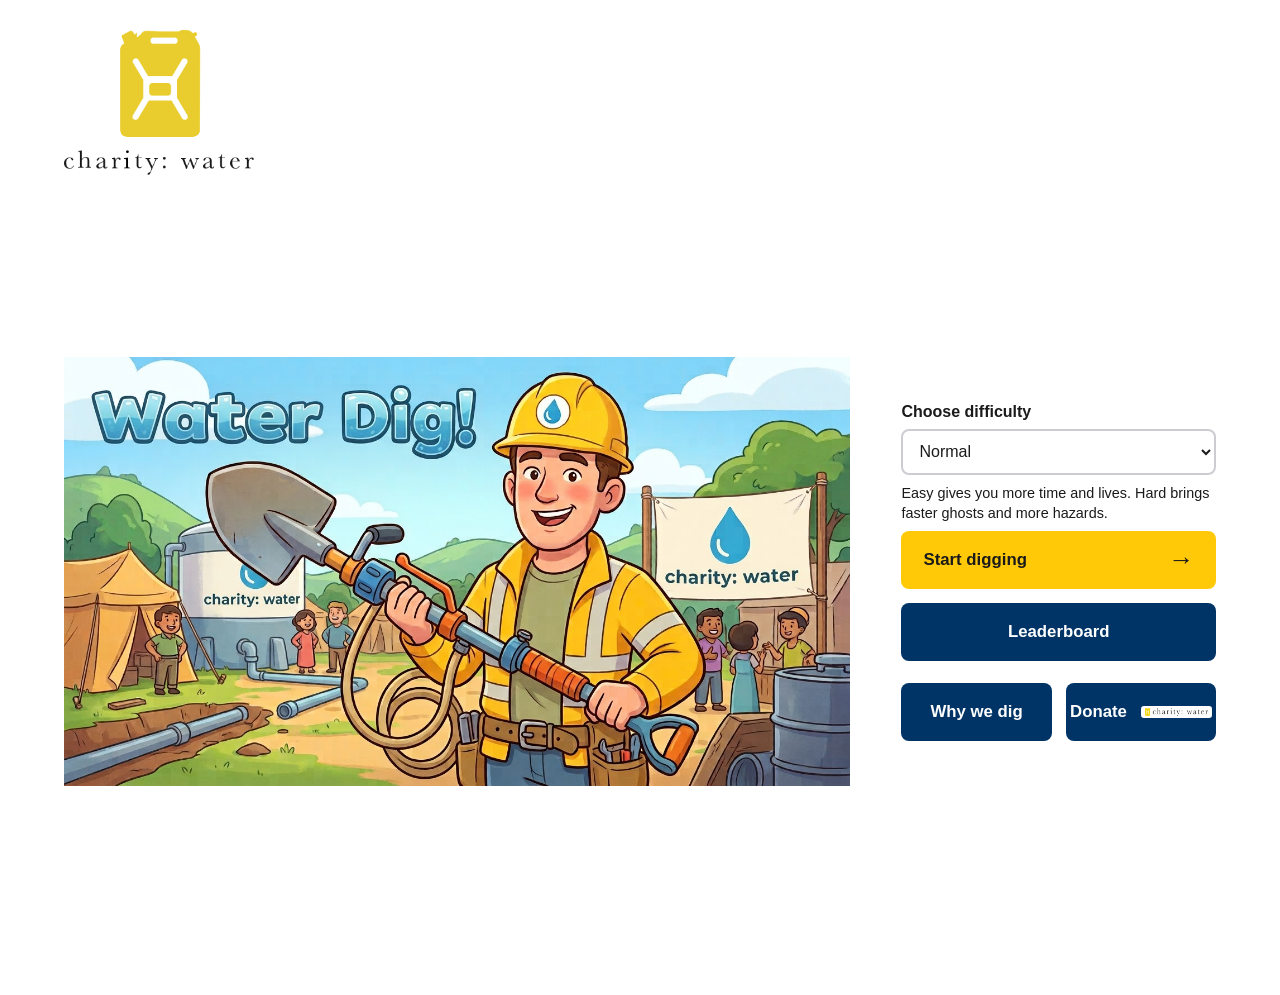
<file: index.html>
<!DOCTYPE html>
<html lang="en">
<head>
    <meta charset="UTF-8">
    <meta name="viewport" content="width=device-width, initial-scale=1.0">
    <meta name="theme-color" content="#ffffff">
    <title>charity: water</title>
    <link rel="stylesheet" href="styles.css">
</head>
<body>
    <header class="site-header">
        <h1 class="wordmark">
            <img src="img/cw_logo.png" alt="charity: water">
        </h1>
    </header>

    <main class="home-screen">
        <div class="image-space">
            <img class="title-image" src="img/game_title_image.png" alt="Water Dig! illustration with a well digger and community">
        </div>

        <nav class="menu" aria-label="Main menu">
            <form class="start-game-form" action="game.html" method="get">
                <label for="difficulty-select">Choose difficulty</label>
                <select id="difficulty-select" name="difficulty">
                    <option value="easy">Easy</option>
                    <option value="normal" selected>Normal</option>
                    <option value="hard">Hard</option>
                </select>
                <p class="difficulty-hint">Easy gives you more time and lives. Hard brings faster ghosts and more hazards.</p>
                <button class="menu-button start-button" type="submit">
                    Start digging <span class="arrow" aria-hidden="true">&rarr;</span>
                </button>
            </form>
            <a class="menu-button leaderboard-button" href="leaderboard.html">Leaderboard</a>
            <div class="secondary-actions">
                <a class="menu-button secondary-button" href="https://www.charitywater.org/our-work?_gl=1*4pugwn*_up*MQ..*_gs*MQ..&amp;gclid=CjwKCAjw0LzWBhBOEiwAKQd0cIA-X7klRmWoJybeHogKnyyJiwslypo9ryMCMNLgmh31uJA9SZYtSxoCBrEQAvD_BwE&amp;gbraid=0AAAAADNj5D9Z6fBlp6_cvAuyee0oKlpTj" target="_blank" rel="noopener noreferrer">Why we dig</a>
                <a class="menu-button secondary-button donate-button" href="https://www.charitywater.org/" target="_blank" rel="noopener noreferrer">
                    Donate <img src="img/cw_logo_horizontal.png" alt="">
                </a>
            </div>
        </nav>
    </main>

    <script src="script.js"></script>
</body>
</html>
</file>
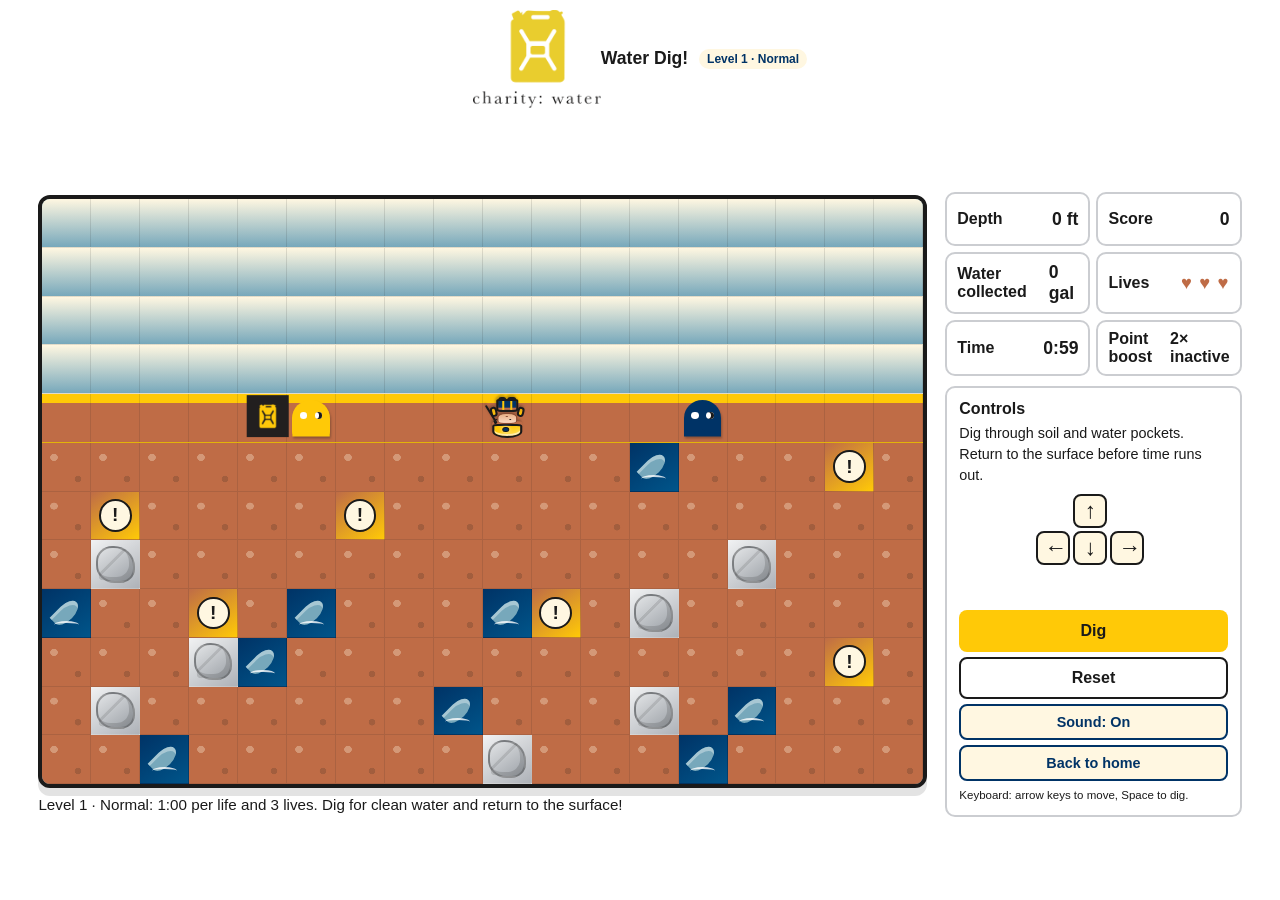
<file: game.html>
<!DOCTYPE html>
<html lang="en">
<head>
    <meta charset="UTF-8">
    <meta name="viewport" content="width=device-width, initial-scale=1.0">
    <meta name="theme-color" content="#ffffff">
    <title>Water Dig! - charity: water</title>
    <link rel="stylesheet" href="styles.css">
    <link rel="stylesheet" href="game.css">
</head>
<body class="game-page">
    <header class="site-header game-header">
        <a class="wordmark" href="index.html">
            <img src="img/cw_logo.png" alt="charity: water home">
        </a>
        <span class="game-title">Water Dig! <span id="difficulty-label" class="difficulty-badge">Level 1 · Normal</span></span>
    </header>

    <main class="game-layout">
        <section class="play-area" aria-labelledby="game-heading">
            <h1 id="game-heading" class="visually-hidden">Dig for water</h1>
            <div class="game-stage">
                <div id="game-board" class="game-board" role="grid" aria-label="Underground digging game board"></div>
                <img id="moving-water-can" class="moving-water-can" src="img/water-can.png" alt="Water can">
                <p id="donation-notice" class="donation-notice" role="status" aria-live="polite" hidden>
                    Donation received! +1,000 points
                </p>
                <p id="game-alert" class="game-alert" role="alert" aria-live="assertive" hidden></p>
                <div id="game-overlay" class="game-overlay" hidden>
                    <h2 id="end-title"></h2>
                    <p id="end-message"></p>
                    <button class="overlay-button" type="button" data-reset-game>Play again</button>
                    <a class="overlay-link" href="index.html">Back to home</a>
                </div>
            </div>
            <p id="game-message" class="game-message" role="status" aria-live="polite">
                You have one minute. Dig to collect clean water, then return to the surface!
            </p>
        </section>

        <aside class="game-sidebar" aria-label="Game status and controls">
            <section class="stats-panel" aria-label="Game stats">
                <div class="stat-card">
                    <span class="stat-label">Depth</span>
                    <span id="depth-value" class="stat-value">0 ft</span>
                </div>
                <div class="stat-card">
                    <span class="stat-label">Score</span>
                    <span id="score-value" class="stat-value">0</span>
                </div>
                <div class="stat-card">
                    <span class="stat-label">Water collected</span>
                    <span id="gallons-value" class="stat-value">0 gal</span>
                </div>
                <div class="stat-card">
                    <span class="stat-label">Lives</span>
                    <span id="lives-value" class="stat-value lives-value">♥ ♥ ♥</span>
                </div>
                <div class="stat-card">
                    <span class="stat-label">Time</span>
                    <span id="time-value" class="stat-value">1:00</span>
                </div>
                <div class="stat-card points-boost-card">
                    <span class="stat-label">Point boost</span>
                    <span id="points-boost-value" class="stat-value points-boost-value">2× inactive</span>
                </div>
            </section>

            <section class="controls-panel" aria-labelledby="controls-heading">
                <h2 id="controls-heading">Controls</h2>
                <p>Dig through soil and water pockets. Return to the surface before time runs out.</p>
                <div class="direction-pad" aria-label="Movement controls">
                    <button class="control-button up-control" type="button" data-direction="up" aria-label="Move up">&uarr;</button>
                    <button class="control-button left-control" type="button" data-direction="left" aria-label="Move left">&larr;</button>
                    <button class="control-button down-control" type="button" data-direction="down" aria-label="Move down">&darr;</button>
                    <button class="control-button right-control" type="button" data-direction="right" aria-label="Move right">&rarr;</button>
                </div>
                <div class="control-actions">
                    <button id="dig-button" class="dig-button" type="button">Dig</button>
                    <button class="reset-button" type="button" data-reset-game>Reset</button>
                    <button id="sound-toggle" class="sound-toggle" type="button" aria-pressed="true">Sound: On</button>
                    <a class="home-control-button" href="index.html">Back to home</a>
                </div>
                <p class="keyboard-hint">Keyboard: arrow keys to move, Space to dig.</p>
            </section>
        </aside>
    </main>

    <script src="game.js"></script>
</body>
</html>
</file>
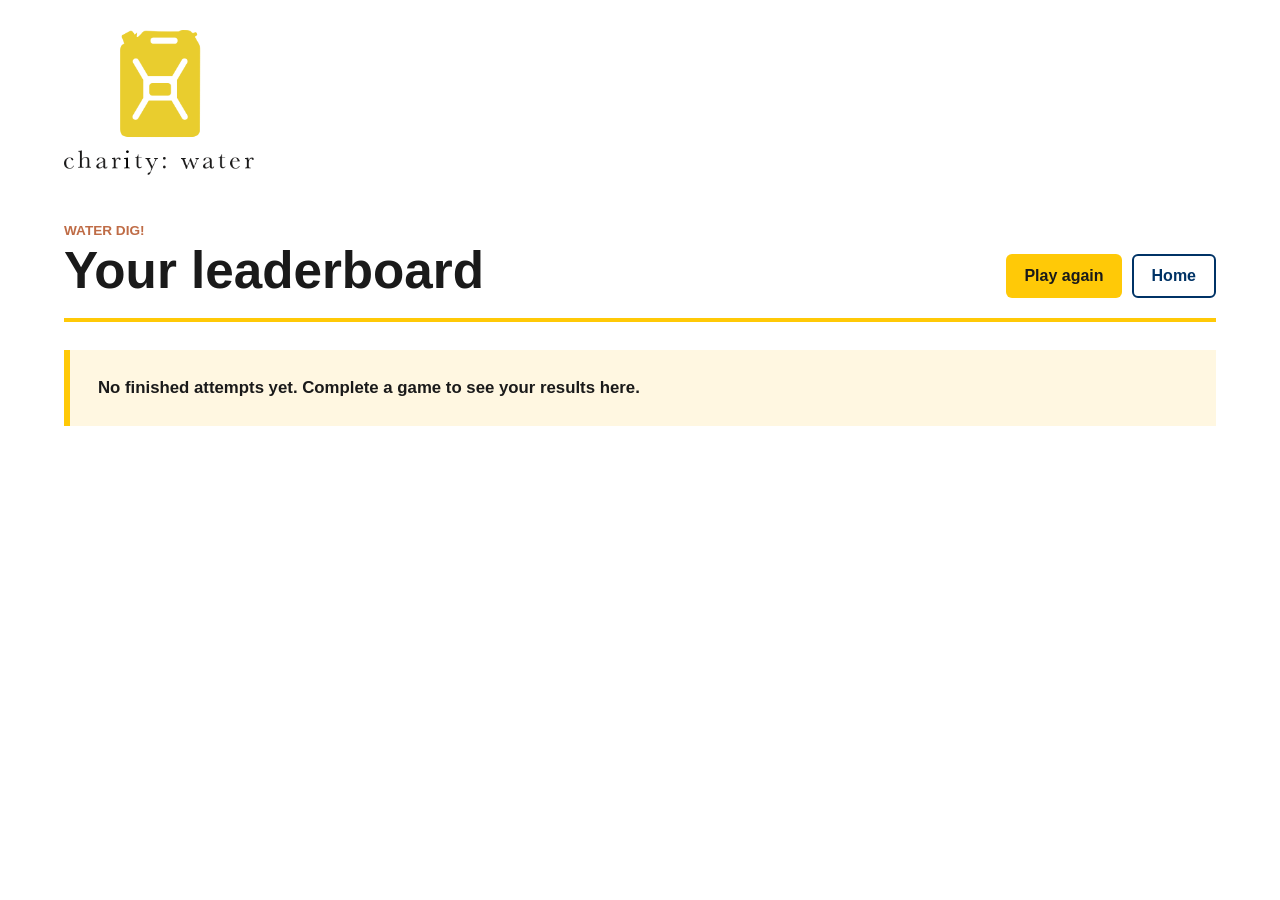
<file: leaderboard.html>
<!DOCTYPE html>
<html lang="en">
<head>
    <meta charset="UTF-8">
    <meta name="viewport" content="width=device-width, initial-scale=1.0">
    <meta name="theme-color" content="#ffffff">
    <title>Your Leaderboard - charity: water</title>
    <link rel="stylesheet" href="styles.css">
    <link rel="stylesheet" href="leaderboard.css">
</head>
<body class="leaderboard-page">
    <header class="site-header leaderboard-header">
        <a class="wordmark" href="index.html">
            <img src="img/cw_logo.png" alt="charity: water home">
        </a>
    </header>

    <main class="leaderboard-layout">
        <div class="leaderboard-heading">
            <div>
                <p class="leaderboard-eyebrow">Water Dig!</p>
                <h1>Your leaderboard</h1>
            </div>
            <nav class="leaderboard-actions" aria-label="Game navigation">
                <a class="leaderboard-link play-link" href="game.html">Play again</a>
                <a class="leaderboard-link home-link" href="index.html">Home</a>
            </nav>
        </div>

        <p id="empty-state" class="empty-state" hidden>No finished attempts yet. Complete a game to see your results here.</p>
        <div id="leaderboard-table-wrap" class="leaderboard-table-wrap" hidden>
            <table class="leaderboard-table">
                <caption class="visually-hidden">Your 20 most recent Water Dig! attempts, newest first</caption>
                <thead>
                    <tr>
                        <th scope="col">Attempt</th>
                        <th scope="col">Level</th>
                        <th scope="col">Difficulty</th>
                        <th scope="col">Result</th>
                        <th scope="col">Played</th>
                        <th scope="col">Depth</th>
                        <th scope="col">Water</th>
                        <th scope="col">People helped</th>
                        <th scope="col">Score</th>
                    </tr>
                </thead>
                <tbody id="leaderboard-body"></tbody>
            </table>
        </div>
    </main>

    <script src="leaderboard.js"></script>
</body>
</html>
</file>
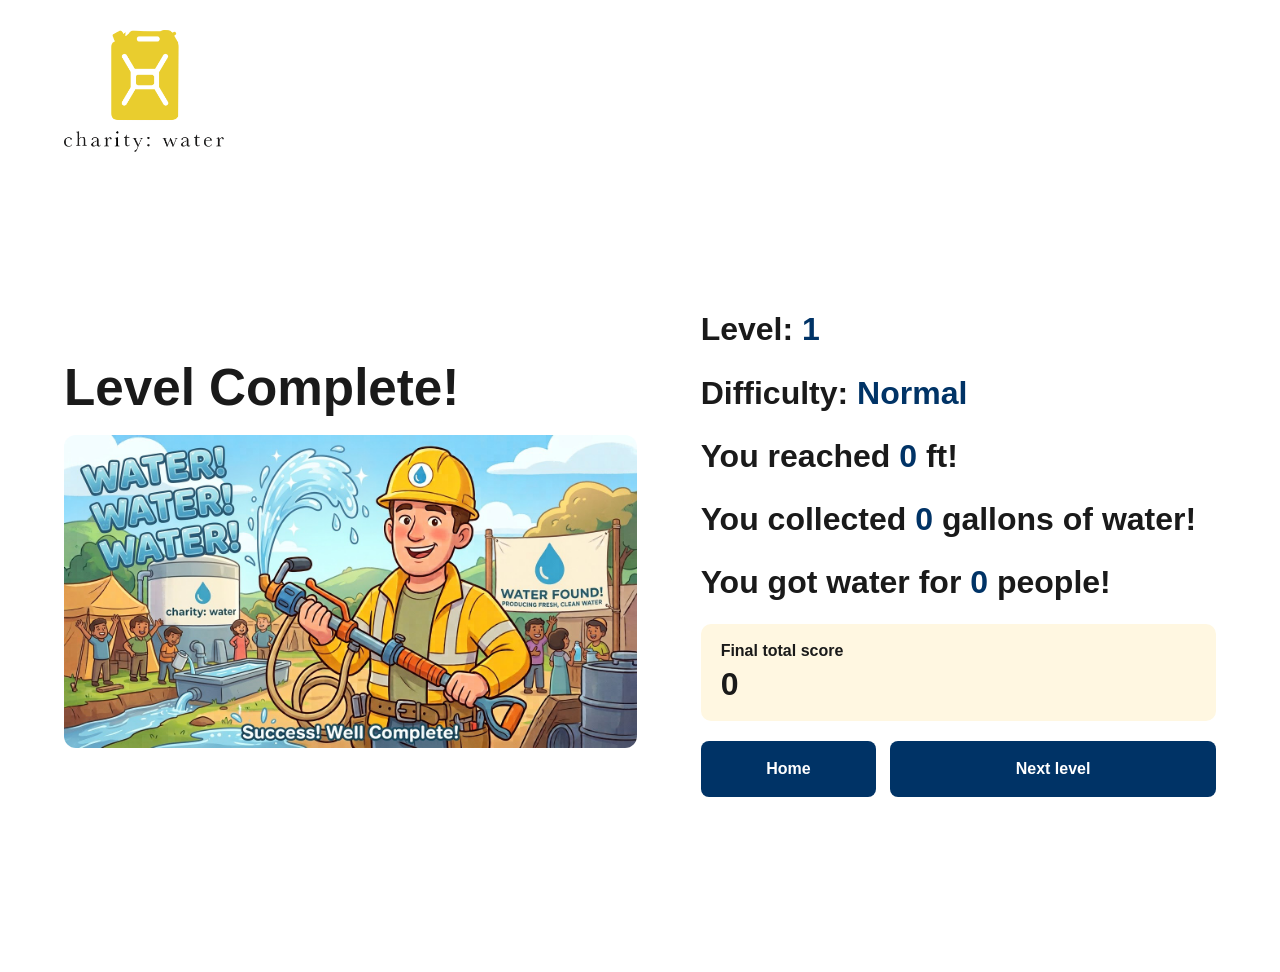
<file: success.html>
<!DOCTYPE html>
<html lang="en">
<head>
    <meta charset="UTF-8">
    <meta name="viewport" content="width=device-width, initial-scale=1.0">
    <meta name="theme-color" content="#ffffff">
    <title>Level Complete! - charity: water</title>
    <link rel="stylesheet" href="styles.css">
    <link rel="stylesheet" href="success.css">
</head>
<body class="success-page">
    <div id="confetti" class="confetti" aria-hidden="true"></div>
    <header class="site-header success-header">
        <a class="wordmark" href="index.html">
            <img src="img/cw_logo.png" alt="charity: water home">
        </a>
    </header>

    <main class="success-layout">
        <section class="success-art" aria-labelledby="success-heading">
            <h1 id="success-heading">Level Complete!</h1>
            <img src="img/success_image.png" alt="A well digger celebrates as clean water flows for a joyful community">
        </section>

        <section class="success-details" aria-label="Your well results">
            <p class="result-statement">Level: <strong id="level-result">1</strong></p>
            <p class="result-statement">Difficulty: <strong id="difficulty-result">Normal</strong></p>
            <p class="result-statement">You reached <strong id="depth-result">0</strong> ft!</p>
            <p class="result-statement">You collected <strong id="gallons-result">0</strong> gallons of water!</p>
            <p class="result-statement">You got water for <strong id="people-result">0</strong> people!</p>

            <div class="final-score">
                <span>Final total score</span>
                <strong id="score-result">0</strong>
            </div>

            <nav class="success-actions" aria-label="Next steps">
                <a class="success-button home-button" href="index.html">Home</a>
                <a id="next-level-button" class="success-button next-level-button" href="game.html">Next level</a>
            </nav>
        </section>
    </main>

    <script src="success.js"></script>
</body>
</html>
</file>
<file: styles.css>
:root {
    --cw-yellow: #ffc907;
    --cw-navy: #003366;
    --cw-light-blue: #77a8bb;
    --cw-cream: #fff7e1;
    --cw-charcoal: #1a1a1a;
    --cw-rust: #bf6c46;
    --cw-gray: #cbcdd1;
    color-scheme: light;
    font-family: Arial, Helvetica, sans-serif;
    color: var(--cw-charcoal);
    background: #fff;
    font-synthesis: none;
}

* {
    box-sizing: border-box;
}

body {
    min-height: 100vh;
    margin: 0;
    padding: 0 5%;
}

.site-header {
    padding: 30px 0;
}

.wordmark {
    margin: 0;
    line-height: 0;
}

.wordmark img {
    display: block;
    width: clamp(130px, 16vw, 190px);
    height: auto;
}

.donate-button img {
    display: block;
    width: min(56%, 116px);
    height: auto;
    padding: 2px 4px;
    border-radius: 3px;
    background: #fff;
}

.home-screen {
    display: grid;
    grid-template-columns: minmax(0, 1.8fr) minmax(260px, 0.72fr);
    align-items: center;
    gap: clamp(24px, 4vw, 64px);
    max-width: 1400px;
    min-height: calc(100vh - 110px);
    margin: 0 auto;
    padding: 0 0 56px;
}

.image-space {
    min-height: 380px;
}

.title-image {
    display: block;
    width: 100%;
    height: auto;
    object-fit: contain;
}

.menu {
    display: flex;
    flex-direction: column;
    gap: 14px;
}

.menu-button {
    display: flex;
    min-height: 58px;
    align-items: center;
    justify-content: center;
    gap: 14px;
    border: 0;
    border-radius: 8px;
    color: var(--cw-charcoal);
    font: inherit;
    font-size: 1.05rem;
    font-weight: 700;
    text-decoration: none;
}

.start-game-form {
    display: grid;
    gap: 8px;
}

.start-game-form label {
    font-weight: 700;
}

.start-game-form select {
    min-height: 46px;
    padding: 0 12px;
    border: 2px solid var(--cw-gray);
    border-radius: 8px;
    background: #fff;
    color: var(--cw-charcoal);
    font: inherit;
}

.start-game-form select:focus-visible {
    outline: 3px solid var(--cw-navy);
    outline-offset: 3px;
}

.difficulty-hint {
    margin: 0;
    color: var(--cw-charcoal);
    font-size: 0.9rem;
    line-height: 1.4;
}

.start-button {
    justify-content: space-between;
    padding: 0 22px;
    background: var(--cw-yellow);
    cursor: pointer;
}

.start-button:hover {
    background: var(--cw-navy);
    color: #fff;
}

.arrow {
    font-size: 1.6rem;
    line-height: 1;
}

.leaderboard-button {
    padding: 0 18px;
    background: var(--cw-navy);
    color: #fff;
    cursor: pointer;
}

.leaderboard-button:hover {
    background: var(--cw-light-blue);
    color: var(--cw-charcoal);
}

.coming-soon {
    font-size: 0.75rem;
    font-weight: 600;
}

.secondary-actions {
    display: grid;
    grid-template-columns: 1fr 1fr;
    gap: 14px;
    margin-top: 8px;
}

.secondary-button {
    padding: 0 12px;
    background: var(--cw-navy);
    color: #fff;
    cursor: pointer;
}

.secondary-button:hover {
    background: var(--cw-light-blue);
    color: var(--cw-charcoal);
}

.menu-button:focus-visible {
    outline: 3px solid var(--cw-navy);
    outline-offset: 3px;
}

@media (max-width: 700px) {
    body {
        padding: 0 6%;
    }

    .site-header {
        padding: 24px 0 12px;
    }

    .home-screen {
        grid-template-columns: 1fr;
        gap: 18px;
        min-height: auto;
        padding: 0 0 40px;
    }

    .image-space {
        min-height: min(48vh, 420px);
    }
}
</file>
<file: game.css>
.game-page {
    display: flex;
    height: 100dvh;
    min-height: 0;
    flex-direction: column;
    overflow: hidden;
    padding: 0 3%;
}

.game-header {
    display: flex;
    max-width: 1600px;
    align-items: center;
    justify-content: space-between;
    margin: 0 auto;
    flex: 0 0 auto;
    padding: 10px 0;
}

.game-header .wordmark {
    color: inherit;
    text-decoration: none;
}

.game-header .wordmark img {
    width: clamp(100px, 10vw, 130px);
}

.success-header .wordmark img {
    width: clamp(115px, 13vw, 160px);
}

.game-title {
    color: var(--cw-charcoal);
    font-size: 1.1rem;
    font-weight: 700;
}

.difficulty-badge {
    display: inline-block;
    margin-left: 6px;
    padding: 3px 8px;
    border-radius: 999px;
    background: var(--cw-cream);
    color: var(--cw-navy);
    font-size: 0.75rem;
    vertical-align: middle;
}

.visually-hidden {
    position: absolute;
    width: 1px;
    height: 1px;
    overflow: hidden;
    clip: rect(0, 0, 0, 0);
    white-space: nowrap;
    clip-path: inset(50%);
}

.game-layout {
    display: grid;
    min-height: 0;
    flex: 1 1 auto;
    grid-template-columns: minmax(0, 3fr) minmax(250px, 1fr);
    align-items: center;
    gap: 18px;
    max-width: 1600px;
    margin: 0 auto;
    padding-bottom: 8px;
}

.play-area {
    min-width: 0;
}

.game-stage {
    position: relative;
    overflow: hidden;
    width: min(100%, calc(150dvh - 165px));
    aspect-ratio: 3 / 2;
    border: 4px solid var(--cw-charcoal);
    border-radius: 12px;
    background: var(--cw-light-blue);
    box-shadow: 0 8px 0 rgb(26 26 26 / 12%);
}

.moving-water-can {
    position: absolute;
    z-index: 3;
    top: 0;
    left: 0;
    width: clamp(26px, 4vw, 42px);
    height: auto;
    pointer-events: none;
    user-select: none;
    will-change: transform;
}

.donation-notice {
    position: absolute;
    z-index: 4;
    top: 12px;
    left: 50%;
    transform: translateX(-50%);
    margin: 0;
    padding: 10px 16px;
    border: 2px solid var(--cw-navy);
    border-radius: 8px;
    background: var(--cw-cream);
    color: var(--cw-navy);
    font-weight: 800;
    text-align: center;
    box-shadow: 0 3px 8px rgb(26 26 26 / 20%);
    white-space: nowrap;
}

.game-alert {
    position: absolute;
    z-index: 4;
    top: 12px;
    left: 50%;
    transform: translateX(-50%);
    max-width: calc(100% - 24px);
    margin: 0;
    padding: 10px 16px;
    border: 2px solid var(--cw-rust);
    border-radius: 8px;
    background: var(--cw-cream);
    color: var(--cw-charcoal);
    font-weight: 800;
    text-align: center;
    box-shadow: 0 3px 8px rgb(26 26 26 / 20%);
}

.donation-notice[hidden] {
    display: none;
}

.game-alert[hidden] {
    display: none;
}

.game-board {
    display: grid;
    width: 100%;
    height: 100%;
    grid-template-columns: repeat(18, minmax(0, 1fr));
    grid-template-rows: repeat(12, minmax(0, 1fr));
}

.tile {
    position: relative;
    display: flex;
    min-width: 0;
    min-height: 0;
    align-items: center;
    justify-content: center;
    overflow: hidden;
    border-right: 1px solid rgb(26 26 26 / 12%);
    border-bottom: 1px solid rgb(26 26 26 / 12%);
}

.tile-air {
    background: linear-gradient(#fff7e1, #77a8bb);
}

.tile-sky {
    background: linear-gradient(#fff7e1, #77a8bb);
}

.tile-surface {
    background: linear-gradient(to bottom, var(--cw-yellow) 0 18%, var(--cw-rust) 18%);
}

.tile-soil {
    background-color: var(--cw-rust);
    background-image:
        radial-gradient(ellipse at 25% 30%, rgb(255 247 225 / 32%) 0 7%, transparent 8%),
        radial-gradient(ellipse at 75% 75%, rgb(26 26 26 / 18%) 0 6%, transparent 7%);
}

.tile-rock {
    background:
        radial-gradient(ellipse at 25% 75%, rgb(26 26 26 / 14%) 0 8%, transparent 9%),
        linear-gradient(145deg, #f1f2f3, #aeb2b8);
}

.tile-rock::before {
    width: 72%;
    height: 70%;
    border: 2px solid rgb(26 26 26 / 36%);
    border-radius: 42% 55% 38% 48%;
    background:
        linear-gradient(135deg, transparent 0 38%, rgb(26 26 26 / 12%) 39% 44%, transparent 45%),
        linear-gradient(145deg, #e2e4e6, #9da2a8);
    box-shadow: inset -4px -4px 0 rgb(26 26 26 / 16%);
    content: "";
}

.tile-clean-water {
    background: linear-gradient(145deg, var(--cw-navy), #00558a);
}

.tile-dirty-water::before {
    position: absolute;
    display: grid;
    width: 60%;
    height: 60%;
    place-items: center;
    border: 2px solid var(--cw-navy);
    border-radius: 50%;
    color: var(--cw-navy);
    font-size: clamp(0.65rem, 1.5vw, 1.2rem);
    font-weight: 900;
    content: "";
}

.tile-clean-water::before {
    width: 34%;
    height: 62%;
    transform: rotate(45deg);
    border: 0;
    border-radius: 50% 50% 50% 0;
    background: var(--cw-light-blue);
    box-shadow: inset 3px 3px 0 rgb(255 255 255 / 35%);
    content: "";
}

.tile-clean-water::after {
    position: absolute;
    bottom: 17%;
    left: 24%;
    width: 52%;
    height: 12%;
    border-top: 2px solid rgb(255 255 255 / 80%);
    border-radius: 50%;
    content: "";
}

.tile-dirty-water {
    background: linear-gradient(145deg, var(--cw-rust), var(--cw-yellow));
}

.tile-dirty-water::before {
    border-color: var(--cw-charcoal);
    background: var(--cw-cream);
    color: var(--cw-charcoal);
    content: "!";
}

.miner-avatar {
    position: relative;
    z-index: 2;
    width: 84%;
    height: 92%;
    transform-origin: center;
    filter: drop-shadow(1px 2px 1px rgb(26 26 26 / 30%));
    transition: transform 140ms ease-out;
}

.miner-sprite {
    display: flex;
    width: 100%;
    height: 100%;
    flex-direction: column;
    align-items: center;
    justify-content: center;
}

.miner-facing-up {
    transform: rotate(0);
}

.miner-facing-right {
    transform: rotate(90deg);
}

.miner-facing-down {
    transform: rotate(180deg);
}

.miner-facing-left {
    transform: rotate(-90deg);
}

.miner-helmet {
    position: relative;
    z-index: 1;
    width: 76%;
    height: 30%;
    border: 2px solid #1a1a1a;
    border-radius: 48% 48% 18% 18%;
    background: linear-gradient(160deg, #ffe46b, var(--cw-yellow) 65%);
    box-shadow: 0 3px 0 var(--cw-rust), inset 0 2px 0 rgb(255 255 255 / 55%);
}

.miner-helmet::after {
    position: absolute;
    top: 36%;
    left: 42%;
    width: 17%;
    height: 35%;
    border: 1px solid var(--cw-charcoal);
    border-radius: 50%;
    background: var(--cw-navy);
    box-shadow: 0 0 4px rgb(255 255 255 / 75%);
    content: "";
}

.miner-face {
    position: relative;
    z-index: 1;
    width: 48%;
    height: 25%;
    margin-top: 1%;
    border: 1px solid #8a4b32;
    border-radius: 32% 32% 44% 44%;
    background: linear-gradient(#fbd8c1, #e8ad83);
}

.miner-face::before {
    position: absolute;
    top: 37%;
    left: 26%;
    width: 10%;
    height: 12%;
    border-radius: 50%;
    background: var(--cw-charcoal);
    box-shadow: 14px 0 var(--cw-charcoal);
    content: "";
}

.miner-face::after {
    position: absolute;
    bottom: 20%;
    left: 42%;
    width: 18%;
    height: 10%;
    border-bottom: 1px solid #8a4b32;
    border-radius: 50%;
    content: "";
}

.miner-body {
    position: relative;
    z-index: 1;
    width: 56%;
    height: 31%;
    margin-top: 2%;
    border: 2px solid var(--cw-charcoal);
    border-radius: 20% 20% 12% 12%;
    background:
        linear-gradient(90deg, transparent 0 23%, var(--cw-yellow) 24% 31%, transparent 32% 68%, var(--cw-yellow) 69% 76%, transparent 77%),
        linear-gradient(var(--cw-rust) 0 27%, var(--cw-navy) 28% 100%);
}

.miner-arm {
    position: absolute;
    z-index: 0;
    top: 53%;
    width: 18%;
    height: 23%;
    border: 2px solid var(--cw-charcoal);
    border-radius: 40%;
    background: linear-gradient(var(--cw-yellow), #e5a914);
}

.miner-arm-left {
    left: 8%;
    transform: rotate(14deg);
}

.miner-arm-right {
    right: 8%;
    transform: rotate(-14deg);
}

.miner-leg {
    position: absolute;
    bottom: 2%;
    width: 22%;
    height: 20%;
    border: 2px solid var(--cw-charcoal);
    border-radius: 20% 20% 35% 35%;
    background: linear-gradient(var(--cw-navy) 0 70%, var(--cw-rust) 71%);
}

.miner-leg-left {
    left: 27%;
}

.miner-leg-right {
    right: 27%;
}

.miner-tool {
    position: absolute;
    z-index: 2;
    right: 7%;
    bottom: 18%;
    width: 5%;
    height: 48%;
    transform: rotate(-32deg);
    border: 1px solid var(--cw-charcoal);
    border-radius: 3px;
    background: linear-gradient(90deg, var(--cw-rust), #e1a071, var(--cw-rust));
}

.miner-tool::after {
    position: absolute;
    top: -3%;
    left: -150%;
    width: 390%;
    height: 13%;
    transform: rotate(8deg);
    border: 1px solid var(--cw-charcoal);
    border-radius: 3px;
    background: #c5c9cc;
    content: "";
}

.miner-running .miner-sprite {
    animation: miner-run-bob 150ms ease-in-out infinite alternate;
}

.miner-running .miner-arm-left,
.miner-running .miner-leg-right {
    animation: miner-run-back 150ms ease-in-out infinite alternate;
}

.miner-running .miner-arm-right,
.miner-running .miner-leg-left {
    animation: miner-run-forward 150ms ease-in-out infinite alternate;
}

.miner-digging .miner-sprite {
    animation: miner-dig-bob 240ms ease-in-out 2 alternate;
}

.miner-digging .miner-arm-right {
    transform-origin: 50% 10%;
    animation: miner-dig-swing 240ms ease-in-out 2 alternate;
}

.miner-digging .miner-tool {
    transform-origin: 50% 90%;
    animation: miner-tool-swing 240ms ease-in-out 2 alternate;
}

@keyframes miner-run-bob {
    to {
        translate: 0 -7%;
    }
}

@keyframes miner-run-back {
    to {
        transform: rotate(28deg);
    }
}

@keyframes miner-run-forward {
    to {
        transform: rotate(-28deg);
    }
}

@keyframes miner-dig-bob {
    to {
        translate: 0 4%;
    }
}

@keyframes miner-dig-swing {
    to {
        transform: rotate(-35deg);
    }
}

@keyframes miner-tool-swing {
    to {
        transform: rotate(-70deg);
    }
}

@media (prefers-reduced-motion: reduce) {
    .miner-avatar,
    .miner-running .miner-sprite,
    .miner-running .miner-arm-left,
    .miner-running .miner-arm-right,
    .miner-running .miner-leg-left,
    .miner-running .miner-leg-right,
    .miner-digging .miner-sprite,
    .miner-digging .miner-arm-right,
    .miner-digging .miner-tool {
        transition: none;
        animation: none;
    }
}

.ghost {
    position: relative;
    z-index: 2;
    width: 78%;
    height: 76%;
    border-radius: 50% 50% 12% 12%;
    animation: ghost-float 700ms ease-in-out infinite alternate;
    filter: drop-shadow(1px 2px 1px rgb(26 26 26 / 32%));
}

.ghost::after {
    position: absolute;
    right: 0;
    bottom: -1%;
    left: 0;
    height: 20%;
    background: inherit;
    clip-path: polygon(0 0, 25% 55%, 50% 0, 75% 55%, 100% 0, 100% 100%, 0 100%);
    content: "";
}

.ghost-yellow {
    background: var(--cw-yellow);
}

.ghost-blue {
    background: var(--cw-navy);
}

.ghost-eyes {
    position: absolute;
    top: 34%;
    left: 20%;
    display: flex;
    width: 60%;
    height: 24%;
    justify-content: space-between;
}

.ghost-eyes::before,
.ghost-eyes::after {
    width: 34%;
    height: 80%;
    border-radius: 50%;
    background: #fff;
    content: "";
}

.ghost-eyes::after {
    box-shadow: inset -3px 0 #1a1a1a;
}

.game-message {
    min-height: 1.2em;
    margin: 8px 0 0;
    color: var(--cw-charcoal);
    font-size: 0.95rem;
}

.game-sidebar {
    display: flex;
    flex-direction: column;
    gap: 10px;
}

.stats-panel {
    display: grid;
    grid-template-columns: repeat(2, minmax(0, 1fr));
    gap: 6px;
}

.stat-card,
.controls-panel {
    border: 2px solid var(--cw-gray);
    border-radius: 10px;
    background: #fff;
}

.stat-card {
    display: flex;
    min-height: 54px;
    align-items: center;
    justify-content: space-between;
    gap: 4px;
    padding: 8px 10px;
}

.stat-label {
    color: var(--cw-charcoal);
    font-weight: 700;
}

.stat-value {
    font-size: 1.1rem;
    font-weight: 800;
}

.lives-value {
    color: var(--cw-rust);
    font-size: 1.15rem;
    letter-spacing: 0.06em;
}

.points-boost-value {
    color: var(--cw-charcoal);
    font-size: 1rem;
}

.points-boost-value.is-active {
    color: var(--cw-navy);
}

.time-running-low {
    color: var(--cw-rust);
}

.controls-panel {
    padding: 12px;
}

.controls-panel h2 {
    margin: 0 0 5px;
    font-size: 1rem;
}

.controls-panel p {
    margin: 0;
    color: var(--cw-charcoal);
    font-size: 0.9rem;
    line-height: 1.45;
}

.direction-pad {
    display: grid;
    width: 114px;
    grid-template: repeat(3, 34px) / repeat(3, 34px);
    gap: 3px;
    margin: 8px auto;
}

.control-button {
    border: 2px solid var(--cw-charcoal);
    border-radius: 8px;
    background: var(--cw-cream);
    color: var(--cw-charcoal);
    cursor: pointer;
    font: inherit;
    font-size: 1.4rem;
    font-weight: 800;
    touch-action: manipulation;
}

.control-button:hover {
    background: var(--cw-light-blue);
}

.up-control {
    grid-area: 1 / 2;
}

.left-control {
    grid-area: 2 / 1;
}

.down-control {
    grid-area: 2 / 2;
}

.right-control {
    grid-area: 2 / 3;
}

.dig-button,
.reset-button,
.sound-toggle,
.home-control-button,
.overlay-button {
    display: flex;
    min-height: 42px;
    align-items: center;
    justify-content: center;
    border: 0;
    border-radius: 8px;
    background: var(--cw-yellow);
    color: var(--cw-charcoal);
    cursor: pointer;
    font: inherit;
    font-weight: 800;
    text-decoration: none;
}

.dig-button {
    width: 100%;
}

.reset-button {
    width: 100%;
    border: 2px solid var(--cw-charcoal);
    background: #fff;
}

.sound-toggle {
    width: 100%;
    min-height: 36px;
    border: 2px solid var(--cw-navy);
    background: var(--cw-cream);
    color: var(--cw-navy);
    font-size: 0.9rem;
}

.home-control-button {
    min-height: 36px;
    border: 2px solid var(--cw-navy);
    background: var(--cw-cream);
    color: var(--cw-navy);
    font-size: 0.9rem;
}

.dig-button:hover,
.reset-button:hover,
.sound-toggle:hover,
.home-control-button:hover,
.overlay-button:hover {
    background: var(--cw-navy);
    color: #fff;
}

.control-actions {
    display: grid;
    gap: 5px;
}

.controls-panel .keyboard-hint {
    margin-top: 6px;
    font-size: 0.72rem;
}

.game-overlay {
    position: absolute;
    z-index: 5;
    inset: 0;
    display: flex;
    flex-direction: column;
    align-items: center;
    justify-content: center;
    gap: 12px;
    padding: 24px;
    background: rgb(255 255 255 / 94%);
    text-align: center;
}

.game-overlay[hidden] {
    display: none;
}

.game-overlay h2 {
    margin: 0;
    font-size: clamp(1.5rem, 3vw, 2.5rem);
}

.game-overlay p {
    margin: 0 0 8px;
}

.overlay-button {
    width: min(100%, 220px);
    padding: 0 18px;
}

.overlay-link {
    color: var(--cw-navy);
    font-weight: 700;
}

.game-page :is(a, button):focus-visible {
    outline: 3px solid var(--cw-navy);
    outline-offset: 3px;
}

@keyframes ghost-float {
    from {
        transform: translateY(1px);
    }

    to {
        transform: translateY(-2px);
    }
}

@media (max-width: 850px) {
    .game-page {
        display: flex;
        height: 100dvh;
        min-height: 0;
        flex-direction: column;
        overflow: hidden;
    }

    .game-header {
        flex: 0 0 auto;
        padding: 8px 0;
    }

    .game-header .wordmark img {
        width: 96px;
    }

    .game-layout {
        min-height: 0;
        flex: 1 1 auto;
        grid-template-columns: minmax(0, 1.6fr) minmax(200px, 0.9fr);
        align-items: center;
        gap: 12px;
        padding-bottom: 8px;
    }

    .game-stage {
        width: min(100%, 75dvh);
        aspect-ratio: 3 / 2;
    }

    .game-message {
        margin-top: 6px;
        font-size: 0.8rem;
    }

    .game-sidebar {
        gap: 8px;
    }

    .stats-panel {
        grid-template-columns: repeat(2, minmax(0, 1fr));
        gap: 6px;
    }

    .stat-card {
        min-height: 48px;
        gap: 4px;
        padding: 6px 8px;
    }

    .stat-label {
        font-size: 0.8rem;
    }

    .stat-value {
        font-size: 1rem;
    }

    .lives-value,
    .points-boost-value {
        font-size: 0.85rem;
    }

    .controls-panel {
        display: grid;
        grid-template-columns: minmax(100px, 1fr) minmax(0, 1fr);
        grid-template-rows: auto 1fr;
        align-items: center;
        gap: 6px;
        padding: 10px;
    }

    .controls-panel h2 {
        grid-column: 1 / -1;
        margin: 0;
        font-size: 1rem;
    }

    .controls-panel > p,
    .controls-panel .keyboard-hint {
        display: none;
    }

    .direction-pad {
        width: 102px;
        grid-area: 2 / 1;
        grid-template: repeat(3, 30px) / repeat(3, 30px);
        gap: 3px;
        margin: 0 auto;
    }

    .control-button {
        font-size: 1.1rem;
    }

    .dig-button {
        min-height: 44px;
    }

    .reset-button {
        min-height: 40px;
    }

    .home-control-button {
        min-height: 36px;
        font-size: 0.8rem;
    }

    .control-actions {
        grid-area: 2 / 2;
        align-self: center;
    }
}

@media (max-width: 850px) and (max-height: 600px) {
    .game-header {
        padding: 3px 0;
    }

    .game-header .wordmark img {
        width: 72px;
    }

    .game-stage {
        width: min(100%, 57dvh);
    }

    .game-sidebar {
        gap: 5px;
    }

    .stat-card {
        min-height: 38px;
        padding: 4px 6px;
    }

    .stat-label {
        font-size: 0.7rem;
    }

    .stat-value {
        font-size: 0.85rem;
    }

    .stats-panel {
        gap: 3px;
    }

    .stat-card {
        min-height: 38px;
        padding: 3px 6px;
    }

    .controls-panel {
        gap: 3px;
        padding: 5px;
    }
}

@media (max-width: 560px) {
    .game-page {
        display: flex;
        height: 100dvh;
        min-height: 0;
        flex-direction: column;
        overflow: hidden;
        padding: 0 4%;
    }

    .game-header {
        flex: 0 0 auto;
        padding: 6px 0;
    }

    .game-header .wordmark img {
        width: 78px;
    }

    .game-title {
        font-size: 0.95rem;
    }

    .game-layout {
        display: grid;
        min-height: 0;
        flex: 1 1 auto;
        grid-template-columns: minmax(0, 1fr);
        grid-template-rows: auto auto;
        align-content: start;
        gap: 6px;
        padding-bottom: 4px;
    }

    .play-area {
        display: grid;
        min-height: 0;
        grid-template-rows: auto auto;
        gap: 3px;
    }

    .game-stage {
        width: 100%;
        height: min(34dvh, 240px);
        aspect-ratio: auto;
        justify-self: center;
    }

    .game-message {
        min-height: 1.15em;
        overflow: hidden;
        margin: 0;
        font-size: 0.75rem;
        line-height: 1.15;
        text-overflow: ellipsis;
        white-space: nowrap;
    }

    .game-sidebar {
        display: grid;
        grid-template-columns: 1fr;
        gap: 6px;
    }

    .stats-panel {
        grid-template-columns: repeat(2, minmax(0, 1fr));
        gap: 4px;
    }

    .stat-card {
        min-height: 38px;
        gap: 4px;
        padding: 4px 7px;
    }

    .stat-label {
        font-size: 0.72rem;
    }

    .stat-value {
        font-size: 0.95rem;
    }

    .lives-value,
    .points-boost-value {
        font-size: 0.8rem;
    }

    .controls-panel {
        display: grid;
        grid-template-columns: minmax(112px, 1fr) minmax(0, 1fr);
        grid-template-rows: auto 1fr;
        align-items: center;
        gap: 4px 8px;
        padding: 6px 8px;
    }

    .controls-panel h2 {
        grid-column: 1 / -1;
        margin: 0;
        font-size: 0.85rem;
    }

    .controls-panel > p {
        display: none;
    }

    .direction-pad {
        width: 114px;
        grid-area: 2 / 1;
        grid-template: repeat(3, 34px) / repeat(3, 34px);
        gap: 3px;
        margin: 0 auto;
    }

    .control-button {
        font-size: 1.15rem;
    }

    .dig-button {
        min-height: 44px;
        align-self: center;
    }

    .controls-panel .keyboard-hint {
        display: none;
    }
}

@media (max-width: 560px) and (max-height: 620px) {
    .game-stage {
        height: min(30dvh, 180px);
    }

    .game-header {
        padding: 3px 0;
    }

    .game-header .wordmark img {
        width: 66px;
    }

    .controls-panel {
        padding: 4px 8px;
    }

    .direction-pad {
        grid-template: repeat(3, 30px) / repeat(3, 30px);
        width: 100px;
    }
}
</file>
<file: leaderboard.css>
.leaderboard-page {
    min-height: 100vh;
}

.leaderboard-header {
    max-width: 1400px;
    margin: 0 auto;
}

.leaderboard-layout {
    max-width: 1400px;
    margin: 0 auto;
    padding: 18px 0 64px;
}

.leaderboard-heading {
    display: flex;
    align-items: end;
    justify-content: space-between;
    gap: 24px;
    margin-bottom: 28px;
    padding-bottom: 20px;
    border-bottom: 4px solid var(--cw-yellow);
}

.leaderboard-eyebrow {
    margin: 0 0 6px;
    color: var(--cw-rust);
    font-size: 0.85rem;
    font-weight: 800;
    text-transform: uppercase;
}

.leaderboard-heading h1 {
    margin: 0;
    color: var(--cw-charcoal);
    font-size: clamp(2rem, 5vw, 3.2rem);
    line-height: 1.05;
}

.leaderboard-actions {
    display: flex;
    flex: 0 0 auto;
    gap: 10px;
}

.leaderboard-link {
    display: inline-flex;
    min-height: 44px;
    align-items: center;
    justify-content: center;
    padding: 0 18px;
    border-radius: 6px;
    font-weight: 800;
    text-decoration: none;
}

.play-link {
    background: var(--cw-yellow);
    color: var(--cw-charcoal);
}

.home-link {
    border: 2px solid var(--cw-navy);
    color: var(--cw-navy);
}

.leaderboard-link:hover {
    background: var(--cw-navy);
    color: #fff;
}

.leaderboard-table-wrap {
    overflow-x: auto;
    border: 2px solid var(--cw-charcoal);
    border-radius: 8px;
    background: #fff;
}

.leaderboard-table {
    width: 100%;
    border-collapse: collapse;
    text-align: left;
}

.leaderboard-table th,
.leaderboard-table td {
    padding: 14px 16px;
    border-bottom: 1px solid var(--cw-gray);
    white-space: nowrap;
}

.leaderboard-table th {
    background: var(--cw-navy);
    color: #fff;
    font-size: 0.85rem;
    font-weight: 800;
}

.leaderboard-table tbody tr:nth-child(even) {
    background: #f5f6f7;
}

.leaderboard-table tbody tr:last-child td {
    border-bottom: 0;
}

.leaderboard-table td:first-child {
    color: var(--cw-rust);
    font-weight: 800;
}

.attempt-result {
    display: inline-block;
    padding: 4px 8px;
    border-radius: 4px;
    background: var(--cw-cream);
    color: var(--cw-charcoal);
    font-size: 0.82rem;
    font-weight: 700;
}

.attempt-result.is-complete {
    background: #e3f0e9;
    color: #245b3e;
}

.empty-state {
    margin: 0;
    padding: 28px;
    border-left: 6px solid var(--cw-yellow);
    background: var(--cw-cream);
    font-size: 1.05rem;
    font-weight: 700;
}

.leaderboard-page :is(a, button):focus-visible {
    outline: 3px solid var(--cw-navy);
    outline-offset: 3px;
}

@media (max-width: 700px) {
    .leaderboard-header {
        padding: 24px 0 12px;
    }

    .leaderboard-layout {
        padding: 14px 0 40px;
    }

    .leaderboard-heading {
        align-items: start;
        flex-direction: column;
        gap: 18px;
        margin-bottom: 20px;
    }

    .leaderboard-actions {
        width: 100%;
    }

    .leaderboard-link {
        flex: 1;
    }

    .leaderboard-table th,
    .leaderboard-table td {
        padding: 12px;
    }
}
</file>
<file: success.css>
.success-page {
    padding: 0 5%;
}

.confetti {
    position: fixed;
    z-index: 10;
    inset: 0;
    overflow: hidden;
    pointer-events: none;
}

.confetti-piece {
    position: absolute;
    top: -12px;
    left: var(--confetti-left);
    width: var(--confetti-size);
    height: calc(var(--confetti-size) * 1.6);
    border-radius: 2px;
    background: var(--confetti-color);
    opacity: 0;
    animation: confetti-fall var(--confetti-duration) var(--confetti-delay) ease-in forwards;
}

@keyframes confetti-fall {
    0% {
        opacity: 1;
        transform: translate3d(0, -12px, 0) rotate(0);
    }

    100% {
        opacity: 0;
        transform: translate3d(var(--confetti-drift), 105vh, 0) rotate(var(--confetti-rotation));
    }
}

.success-header {
    max-width: 1400px;
    margin: 0 auto;
}

.success-header .wordmark {
    color: inherit;
    text-decoration: none;
}

.success-header .wordmark img {
    width: clamp(115px, 13vw, 160px);
}

.success-layout {
    display: grid;
    grid-template-columns: minmax(0, 1fr) minmax(0, 0.9fr);
    align-items: center;
    gap: clamp(28px, 5vw, 72px);
    max-width: 1400px;
    min-height: calc(100vh - 110px);
    margin: 0 auto;
    padding-bottom: 48px;
}

.success-art h1 {
    margin: 0 0 18px;
    font-size: clamp(2rem, 4vw, 3.5rem);
    font-weight: 800;
}

.success-art img {
    display: block;
    width: 100%;
    height: auto;
    border-radius: 12px;
}

.success-details {
    display: flex;
    flex-direction: column;
    gap: 20px;
}

.result-statement {
    margin: 0;
    font-size: clamp(1.35rem, 2.5vw, 2rem);
    font-weight: 700;
    line-height: 1.35;
}

.result-statement strong {
    color: var(--cw-navy);
}

.final-score {
    display: flex;
    flex-direction: column;
    gap: 6px;
    padding: 18px 20px;
    border-radius: 10px;
    background: var(--cw-cream);
}

.final-score span {
    color: var(--cw-charcoal);
    font-weight: 700;
}

.final-score strong {
    font-size: 2rem;
}

.success-actions {
    display: grid;
    grid-template-columns: minmax(100px, 0.7fr) minmax(0, 1.3fr);
    gap: 14px;
}

.success-button {
    display: flex;
    min-height: 56px;
    align-items: center;
    justify-content: center;
    padding: 10px 16px;
    border: 0;
    border-radius: 8px;
    font: inherit;
    font-weight: 800;
    text-align: center;
    text-decoration: none;
}

.home-button {
    background: var(--cw-navy);
    color: #fff;
}

.home-button:hover {
    background: var(--cw-light-blue);
    color: var(--cw-charcoal);
}

.next-level-button {
    gap: 14px;
    background: var(--cw-navy);
    color: #fff;
    cursor: pointer;
}

.next-level-button:hover {
    background: var(--cw-light-blue);
    color: var(--cw-charcoal);
}

.success-page :is(a, button):focus-visible {
    outline: 3px solid var(--cw-navy);
    outline-offset: 3px;
}

@media (prefers-reduced-motion: reduce) {
    .confetti {
        display: none;
    }
}

@media (max-width: 760px) {
    .success-page {
        padding: 0 6%;
    }

    .success-header {
        padding: 24px 0 12px;
    }

    .success-layout {
        grid-template-columns: 1fr;
        gap: 24px;
        min-height: auto;
        padding-bottom: 36px;
    }

    .success-art img {
        max-height: 44vh;
        object-fit: cover;
    }

    .success-details {
        gap: 14px;
    }
}
</file>
